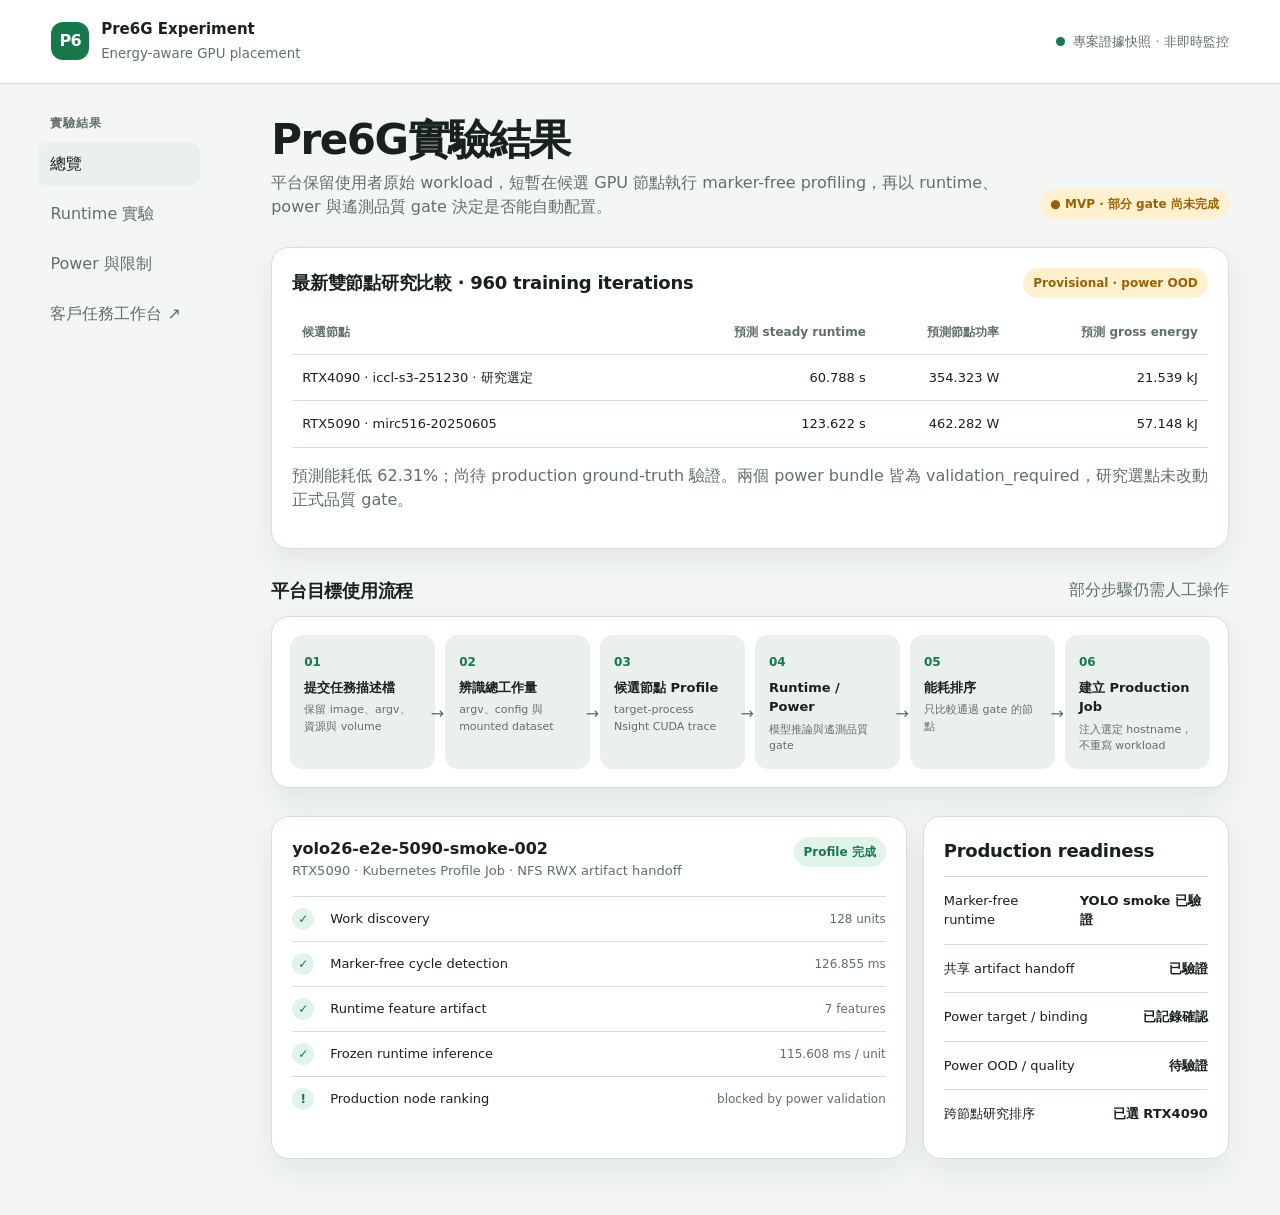
<file: dashboard/index.html>
<!doctype html>
<html lang="zh-Hant">
<head>
  <meta charset="utf-8">
  <meta name="viewport" content="width=device-width, initial-scale=1">
  <title>Pre6G 實驗控制台</title>
  <style>
    :root {
      color-scheme: light dark;
      --ink: light-dark(#17211d, #eef6f2);
      --muted: light-dark(#607068, #9fb0a8);
      --page: light-dark(#f3f6f3, #111714);
      --surface: light-dark(#ffffff, #19211d);
      --surface-2: light-dark(#eaf0ec, #222d27);
      --line: light-dark(#d7dfda, #33423a);
      --green: light-dark(#16784b, #5fd29a);
      --green-soft: light-dark(#e1f4e9, #183d2b);
      --amber: light-dark(#9a6100, #f4be55);
      --amber-soft: light-dark(#fff0cf, #493718);
      --red: light-dark(#b23b3b, #ff8d8d);
      --blue: light-dark(#315fa8, #8eb8ff);
      --shadow: 0 12px 32px light-dark(rgba(33, 51, 42, .08), rgba(0, 0, 0, .20));
      --radius: 18px;
    }
    * { box-sizing: border-box; }
    body {
      margin: 0;
      background: var(--page);
      color: var(--ink);
      font-family: Inter, "Noto Sans TC", "Microsoft JhengHei", system-ui, sans-serif;
      line-height: 1.5;
    }
    button { font: inherit; }
    .app { min-height: 100vh; }
    .topbar {
      display: flex;
      align-items: center;
      justify-content: space-between;
      gap: 24px;
      padding: 18px clamp(20px, 4vw, 56px);
      background: var(--surface);
      border-bottom: 1px solid var(--line);
    }
    .brand { display: flex; align-items: center; gap: 12px; }
    .brand-mark {
      display: grid;
      place-items: center;
      width: 38px;
      height: 38px;
      border-radius: 12px;
      color: light-dark(#fff, #10231a);
      background: var(--green);
      font-weight: 800;
      letter-spacing: -.04em;
    }
    .brand strong { display: block; font-size: 15px; }
    .brand small, .muted { color: var(--muted); }
    .snapshot {
      display: flex;
      align-items: center;
      gap: 8px;
      color: var(--muted);
      font-size: 13px;
    }
    .pulse { width: 9px; height: 9px; border-radius: 50%; background: var(--green); }
    .shell {
      display: grid;
      grid-template-columns: 220px minmax(0, 1fr);
      gap: 0;
      max-width: 1500px;
      margin: 0 auto;
    }
    aside { padding: 30px 20px 30px clamp(20px, 3vw, 40px); }
    .nav-label {
      margin: 0 12px 10px;
      color: var(--muted);
      font-size: 12px;
      font-weight: 700;
      letter-spacing: .08em;
      text-transform: uppercase;
    }
    .nav { display: grid; gap: 6px; }
    .nav button, .nav a {
      width: 100%;
      border: 0;
      border-radius: 10px;
      background: transparent;
      color: var(--muted);
      padding: 10px 12px;
      text-align: left;
      text-decoration: none;
      font: inherit;
    }
    .nav button:hover, .nav a:hover, .nav button[aria-selected="true"] {
      background: var(--surface-2);
      color: var(--ink);
    }
    main { min-width: 0; padding: 32px clamp(20px, 4vw, 56px) 56px; }
    .hero { display: flex; justify-content: space-between; gap: 24px; align-items: end; margin-bottom: 24px; }
    h1 { margin: 0 0 8px; font-size: clamp(28px, 4vw, 42px); line-height: 1.12; letter-spacing: -.035em; }
    .hero p { margin: 0; color: var(--muted); max-width: 750px; }
    .badge {
      display: inline-flex;
      align-items: center;
      gap: 7px;
      padding: 6px 10px;
      border-radius: 999px;
      font-size: 12px;
      font-weight: 700;
      white-space: nowrap;
    }
    .ok { color: var(--green); background: var(--green-soft); }
    .warn { color: var(--amber); background: var(--amber-soft); }
    .card { background: var(--surface); border: 1px solid var(--line); border-radius: var(--radius); box-shadow: var(--shadow); }
    .section { margin-top: 28px; }
    .section-head { display: flex; align-items: center; justify-content: space-between; gap: 18px; margin-bottom: 12px; }
    h2 { margin: 0; font-size: 18px; letter-spacing: -.015em; }
    .flow { display: grid; grid-template-columns: repeat(6, minmax(110px, 1fr)); gap: 10px; padding: 18px; overflow-x: auto; }
    .flow-step { position: relative; min-width: 110px; padding: 14px; border-radius: 13px; background: var(--surface-2); }
    .flow-step:not(:last-child)::after { content: "→"; position: absolute; right: -9px; top: 50%; color: var(--muted); z-index: 1; }
    .step-no { color: var(--green); font-size: 12px; font-weight: 800; }
    .flow-step strong { display: block; margin-top: 5px; font-size: 13px; }
    .flow-step small { display: block; margin-top: 5px; color: var(--muted); font-size: 11px; }
    .two-col { display: grid; grid-template-columns: minmax(0, 1.35fr) minmax(280px, .65fr); gap: 16px; }
    .panel { padding: 20px; }
    .run-header { display: flex; justify-content: space-between; gap: 16px; align-items: start; }
    .run-title { font-weight: 750; }
    .run-subtitle { color: var(--muted); font-size: 13px; }
    .stage-list { display: grid; gap: 0; margin-top: 16px; }
    .stage-row { display: grid; grid-template-columns: 28px minmax(0, 1fr) auto; align-items: center; gap: 10px; padding: 11px 0; border-top: 1px solid var(--line); }
    .stage-state { display: grid; place-items: center; width: 22px; height: 22px; border-radius: 50%; background: var(--green-soft); color: var(--green); font-size: 12px; font-weight: 800; }
    .stage-name { font-size: 13px; }
    .stage-meta { color: var(--muted); font-size: 12px; }
    .gate { padding: 14px 0; border-top: 1px solid var(--line); }
    .gate:first-of-type { margin-top: 12px; }
    .gate-line { display: flex; justify-content: space-between; gap: 12px; font-size: 13px; }
    .track { height: 7px; margin-top: 9px; overflow: hidden; border-radius: 99px; background: var(--surface-2); }
    .fill { height: 100%; border-radius: inherit; background: var(--green); }
    .fill.amber { background: var(--amber); }
    .evidence-grid { display: grid; grid-template-columns: repeat(3, minmax(0, 1fr)); gap: 14px; }
    .evidence { padding: 18px; }
    .evidence-top { display: flex; justify-content: space-between; gap: 12px; align-items: start; }
    .evidence h3 { margin: 0; font-size: 15px; }
    .big-number { margin: 20px 0 2px; font-size: 32px; font-weight: 800; letter-spacing: -.04em; }
    .unit { color: var(--muted); font-size: 12px; }
    .compare { margin-top: 15px; padding-top: 14px; border-top: 1px solid var(--line); font-size: 12px; color: var(--muted); }
    .finding { display: flex; gap: 12px; padding: 14px 0; border-top: 1px solid var(--line); }
    .finding:first-of-type { margin-top: 10px; }
    .finding-mark { flex: 0 0 10px; width: 10px; height: 10px; margin-top: 5px; border-radius: 50%; background: var(--green); }
    .finding-mark.pending { background: var(--amber); }
    .finding strong { display: block; font-size: 13px; }
    .finding p { margin: 3px 0 0; color: var(--muted); font-size: 12px; }
    [data-view] { display: none; }
    [data-view].active { display: block; }
    .table-wrap { overflow-x: auto; }
    table { width: 100%; border-collapse: collapse; font-size: 13px; }
    th, td { padding: 13px 10px; border-bottom: 1px solid var(--line); text-align: left; }
    th { color: var(--muted); font-size: 12px; }
    td.num, th.num { text-align: right; font-variant-numeric: tabular-nums; }
    @media (max-width: 1000px) {
      .shell { grid-template-columns: 1fr; }
      aside { padding: 16px 20px 0; }
      .nav-label { display: none; }
      .nav { display: flex; overflow-x: auto; }
      .nav button, .nav a { width: auto; white-space: nowrap; }
        .two-col { grid-template-columns: 1fr; }
    }
    @media (max-width: 680px) {
      .snapshot { display: none; }
      .hero { display: block; }
      .hero .badge { margin-top: 14px; }
      .evidence-grid { grid-template-columns: 1fr; }
      .flow { grid-template-columns: repeat(6, 150px); }
      main { padding-top: 24px; }
    }
  </style>
</head>
<body>
  <div class="app">
    <header class="topbar">
      <div class="brand">
        <div class="brand-mark">P6</div>
        <div><strong>Pre6G Experiment</strong><small>Energy-aware GPU placement</small></div>
      </div>
      <div class="snapshot"><span class="pulse"></span>專案證據快照 · 非即時監控</div>
    </header>

    <div class="shell">
      <aside>
        <p class="nav-label">實驗結果</p>
        <nav class="nav" aria-label="結果頁面">
          <button type="button" aria-selected="true" data-target="overview">總覽</button>
          <button type="button" aria-selected="false" data-target="runtime">Runtime 實驗</button>
          <button type="button" aria-selected="false" data-target="power">Power 與限制</button>
          <a href="workspace.html">客戶任務工作台 ↗</a>
        </nav>
      </aside>

      <main>
        <section data-view="overview" class="active">
          <div class="hero">
            <div>
              <h1>Pre6G實驗結果</h1>
              <p>平台保留使用者原始 workload，短暫在候選 GPU 節點執行 marker-free profiling，再以 runtime、power 與遙測品質 gate 決定是否能自動配置。</p>
            </div>
            <span class="badge warn">● MVP · 部分 gate 尚未完成</span>
          </div>

          <section class="section card panel">
            <div class="section-head"><h2>最新雙節點研究比較 · 960 training iterations</h2><span class="badge warn">Provisional · power OOD</span></div>
            <div class="table-wrap"><table><thead><tr><th>候選節點</th><th class="num">預測 steady runtime</th><th class="num">預測節點功率</th><th class="num">預測 gross energy</th></tr></thead><tbody>
              <tr><td>RTX4090 · iccl-s3-251230 · 研究選定</td><td class="num">60.788 s</td><td class="num">354.323 W</td><td class="num">21.539 kJ</td></tr>
              <tr><td>RTX5090 · mirc516-20250605</td><td class="num">123.622 s</td><td class="num">462.282 W</td><td class="num">57.148 kJ</td></tr>
            </tbody></table></div>
            <p class="muted">預測能耗低 62.31%；尚待 production ground-truth 驗證。兩個 power bundle 皆為 validation_required，研究選點未改動正式品質 gate。</p>
          </section>
          <section class="section">
            <div class="section-head"><h2>平台目標使用流程</h2><span class="muted">部分步驟仍需人工操作</span></div>
            <div class="card flow" aria-label="Pre6G 六階段流程">
              <div class="flow-step"><span class="step-no">01</span><strong>提交任務描述檔</strong><small>保留 image、argv、資源與 volume</small></div>
              <div class="flow-step"><span class="step-no">02</span><strong>辨識總工作量</strong><small>argv、config 與 mounted dataset</small></div>
              <div class="flow-step"><span class="step-no">03</span><strong>候選節點 Profile</strong><small>target-process Nsight CUDA trace</small></div>
              <div class="flow-step"><span class="step-no">04</span><strong>Runtime / Power</strong><small>模型推論與遙測品質 gate</small></div>
              <div class="flow-step"><span class="step-no">05</span><strong>能耗排序</strong><small>只比較通過 gate 的節點</small></div>
              <div class="flow-step"><span class="step-no">06</span><strong>建立 Production Job</strong><small>注入選定 hostname，不重寫 workload</small></div>
            </div>
          </section>

          <section class="section two-col">
            <article class="card panel">
              <div class="run-header"><div><div class="run-title">yolo26-e2e-5090-smoke-002</div><div class="run-subtitle">RTX5090 · Kubernetes Profile Job · NFS RWX artifact handoff</div></div><span class="badge ok">Profile 完成</span></div>
              <div class="stage-list">
                <div class="stage-row"><span class="stage-state">✓</span><span class="stage-name">Work discovery</span><span class="stage-meta">128 units</span></div>
                <div class="stage-row"><span class="stage-state">✓</span><span class="stage-name">Marker-free cycle detection</span><span class="stage-meta">126.855 ms</span></div>
                <div class="stage-row"><span class="stage-state">✓</span><span class="stage-name">Runtime feature artifact</span><span class="stage-meta">7 features</span></div>
                <div class="stage-row"><span class="stage-state">✓</span><span class="stage-name">Frozen runtime inference</span><span class="stage-meta">115.608 ms / unit</span></div>
                <div class="stage-row"><span class="stage-state">!</span><span class="stage-name">Production node ranking</span><span class="stage-meta">blocked by power validation</span></div>
              </div>
            </article>

            <article class="card panel">
              <h2>Production readiness</h2>
              <div class="gate"><div class="gate-line"><span>Marker-free runtime</span><strong>YOLO smoke 已驗證</strong></div></div>
              <div class="gate"><div class="gate-line"><span>共享 artifact handoff</span><strong>已驗證</strong></div></div>
              <div class="gate"><div class="gate-line"><span>Power target / binding</span><strong>已記錄確認</strong></div></div>
              <div class="gate"><div class="gate-line"><span>Power OOD / quality</span><strong>待驗證</strong></div></div>
              <div class="gate"><div class="gate-line"><span>跨節點研究排序</span><strong>已選 RTX4090</strong></div></div>
            </article>
          </section>
        </section>

        <section data-view="runtime">
          <div class="hero"><div><h1>Runtime 實驗證據</h1><p>Detector 與 predictor 是兩個不同階段：前者找 recurring execution cycle，後者估計未 profiling 時的 steady-state runtime。</p></div><span class="badge ok">Trace path 可重現</span></div>
          <div class="evidence-grid">
            <article class="card evidence"><div class="evidence-top"><h3>Clean RTX5090 detector</h3><span class="badge ok">24 / 24</span></div><div class="big-number">0.33%</div><div class="unit">prefix mean APE</div><div class="compare">Mean emission horizon 9.38 s · max APE 1.15%</div></article>
            <article class="card evidence"><div class="evidence-top"><h3>High-load RTX5090 detector</h3><span class="badge ok">24 / 24</span></div><div class="big-number">1.47%</div><div class="unit">prefix mean APE</div><div class="compare">Mean emission horizon 13.54 s · P90 APE 3.72%</div></article>
            <article class="card evidence"><div class="evidence-top"><h3>High-load runtime model</h3><span class="badge warn">reference</span></div><div class="big-number">7.42%</div><div class="unit">runtime MAPE</div><div class="compare">79.2% samples within 10% · max APE 17.50%</div></article>
          </div>
          <section class="section card panel">
            <div class="section-head"><h2>模型與測試完成度</h2><span class="muted">目前 repository evidence</span></div>
            <div class="table-wrap"><table><thead><tr><th>實驗</th><th>資料／條件</th><th class="num">結果</th><th>判讀</th></tr></thead><tbody>
              <tr><td>RTX4090 trace-only</td><td>24 clean historical workloads</td><td class="num">LOOW MAPE 4.62%</td><td><span class="badge warn">deployment smoke</span></td></tr>
              <tr><td>RTX5090 clean detector</td><td>24 workloads</td><td class="num">100% coverage</td><td><span class="badge ok">validated reference</span></td></tr>
              <tr><td>RTX5090 high-load detector</td><td>24 profiles</td><td class="num">P90 APE 3.72%</td><td><span class="badge ok">validated reference</span></td></tr>
              <tr><td>Clean → high-load transfer</td><td>strict transfer</td><td class="num">MAPE 68.70%</td><td><span class="badge warn">不可直接泛化</span></td></tr>
              <tr><td>K3s Profile Job E2E</td><td>RTX5090 C03 smoke</td><td class="num">115.608 ms</td><td><span class="badge ok">artifact handoff pass</span></td></tr>
            </tbody></table></div>
          </section>
        </section>

        <section data-view="power">
          <div class="hero"><div><h1>Power、Energy 與驗證範圍</h1><p>兩個 ONNX bundle 已完成推論與研究選點。外部電表的 node-total-power 語意及 node/GPU 綁定已記錄確認；正式測試仍有 OOD 與模型品質缺口。</p></div><span class="badge warn">validation_required</span></div>
          <section class="two-col">
            <article class="card panel">
              <h2>目前已完成</h2>
              <div class="finding"><span class="finding-mark"></span><div><strong>兩個 node-specific ONNX bundle 已納入 registry</strong><p>Outlet1 對應 RTX4090，Outlet7 對應 RTX5090，包含 scaler、manifest 與 smoke input。</p></div></div>
              <div class="finding"><span class="finding-mark"></span><div><strong>Netdata 歷史資料與 DCGM 可依 timestamp 對齊</strong><p>Profile 結束後查詢 Netdata 歷史 window。品質 gate：coverage ≥ 90%、最大差值 ≤ 750 ms、source gap ≤ 2 s。</p></div></div>
              <div class="finding"><span class="finding-mark"></span><div><strong>可輸出逐筆 predicted power series</strong><p>推論 adapter 支援缺欄位與 OOD fail-closed，不會靜默補零。</p></div></div>
            </article>
            <article class="card panel">
              <h2>阻擋自動排程的項目</h2>
              <div class="finding"><span class="finding-mark pending"></span><div><strong>驗證 power OOD 與 held-out accuracy</strong><p>RTX4090 GPU 記憶體與 RTX5090 GPU 功率有超出模型記錄範圍的樣本。</p></div></div>
              <div class="finding"><span class="finding-mark pending"></span><div><strong>完成 Production Job 與 ground-truth 比較</strong><p>目前完成研究選點；21.539 / 57.148 kJ 為模型預測結果。</p></div></div>
              <div class="finding"><span class="finding-mark pending"></span><div><strong>驗證 steady power 的代表性</strong><p>排序使用 gross node power × predicted steady runtime；不扣 idle power，也不使用 profiling-window energy 直接排序。</p></div></div>
              <div class="finding"><span class="finding-mark pending"></span><div><strong>補 RTX4090 high-load paired dataset</strong><p>現有 RTX4090 模型只涵蓋 clean historical traces。</p></div></div>
            </article>
          </section>
        </section>
      </main>
    </div>
  </div>
  <script>
    const buttons = [...document.querySelectorAll('[data-target]')];
    const views = [...document.querySelectorAll('[data-view]')];
    buttons.forEach((button) => {
      button.addEventListener('click', () => {
        buttons.forEach((item) => item.setAttribute('aria-selected', String(item === button)));
        views.forEach((view) => view.classList.toggle('active', view.dataset.view === button.dataset.target));
      });
    });
  </script>
</body>
</html>
</file>
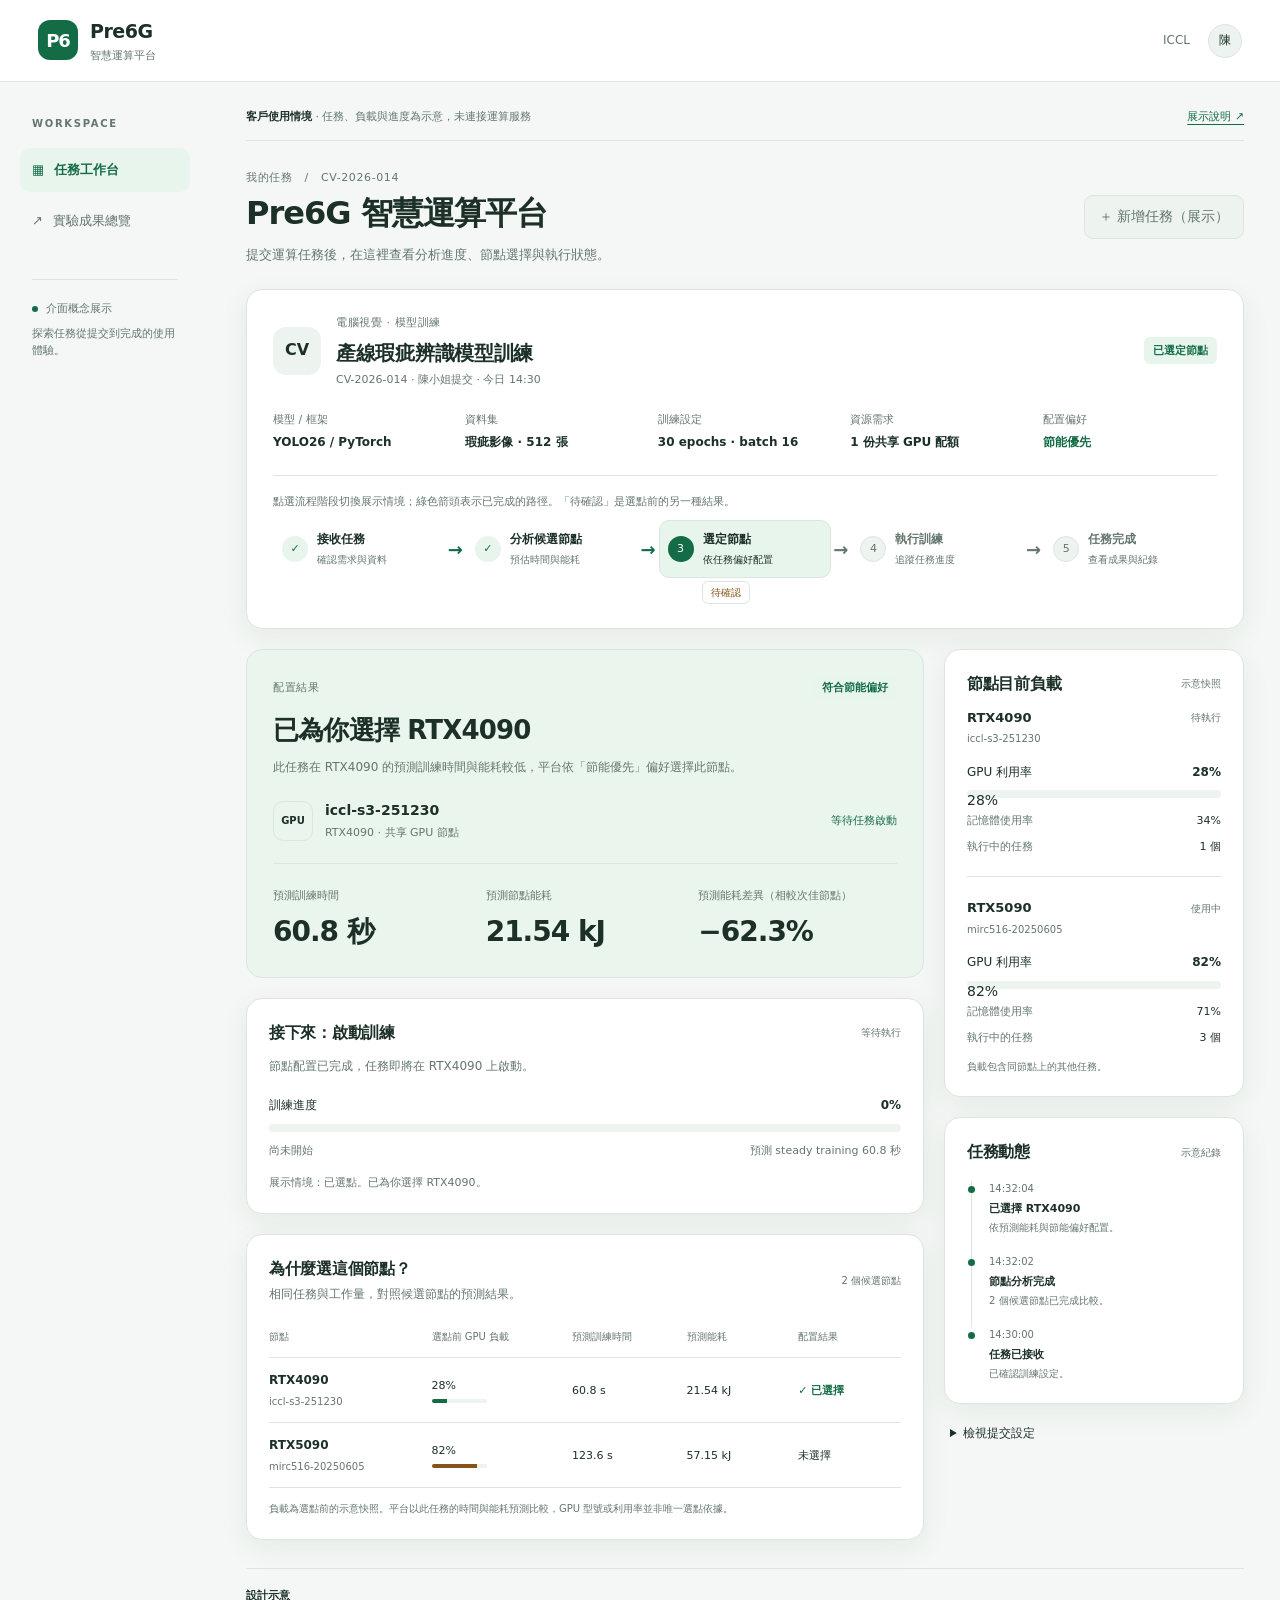
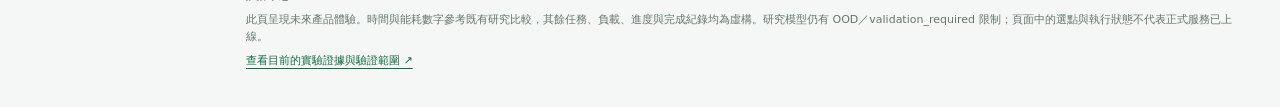
<file: dashboard/workspace.html>
<!doctype html>
<html lang="zh-Hant">
<head>
  <meta charset="utf-8">
  <meta name="viewport" content="width=device-width, initial-scale=1">
  <meta name="color-scheme" content="light dark">
  <title>任務工作台 · Pre6G</title>
  <link rel="stylesheet" href="workspace.css">
  <script src="workspace.js" defer></script>
</head>
<body>
  <header class="app-header">
    <a class="brand" href="workspace.html"><span class="brand-mark">P6</span><span><strong>Pre6G</strong><small>智慧運算平台</small></span></a>
    <div class="account"><span class="workspace-name">ICCL</span><span class="avatar" aria-label="示意使用者：陳小姐">陳</span></div>
  </header>
  <div class="app-layout">
    <aside class="sidebar">
      <p class="nav-caption">WORKSPACE</p>
      <nav aria-label="主要導覽">
        <a class="nav-link selected" href="workspace.html" aria-current="page"><span aria-hidden="true">▦</span> 任務工作台</a>
        <a class="nav-link" href="index.html"><span aria-hidden="true">↗</span> 實驗成果總覽</a>
      </nav>
      <div class="sidebar-note"><span class="status-dot"></span> 介面概念展示<p>探索任務從提交到完成的使用體驗。</p></div>
    </aside>
    <main>
      <div class="preview-bar"><span><strong>客戶使用情境</strong> · 任務、負載與進度為示意，未連接運算服務</span><a href="https://github.com/terrychen0803/Pre6G_experiment/blob/main/dashboard/README.md">展示說明 ↗</a></div>
      <div class="page-heading"><div><p class="eyebrow">我的任務 <span aria-hidden="true">/</span> CV-2026-014</p><h1>Pre6G 智慧運算平台</h1><p class="subheading">提交運算任務後，在這裡查看分析進度、節點選擇與執行狀態。</p></div><button class="button muted-button" type="button" disabled>＋ 新增任務（展示）</button></div>

      <article class="task-card">
        <div class="task-heading"><div class="task-identity"><span class="task-monogram" aria-hidden="true">CV</span><div><p class="eyebrow">電腦視覺 · 模型訓練</p><h2>產線瑕疵辨識模型訓練</h2><p class="task-id">CV-2026-014 · 陳小姐提交 · 今日 14:30</p></div></div><span class="badge green" id="task-status">已選定節點</span></div>
        <dl class="task-facts"><div><dt>模型 / 框架</dt><dd>YOLO26 / PyTorch</dd></div><div><dt>資料集</dt><dd>瑕疵影像 · 512 張</dd></div><div><dt>訓練設定</dt><dd>30 epochs · batch 16</dd></div><div><dt>資源需求</dt><dd>1 份共享 GPU 配額</dd></div><div><dt>配置偏好</dt><dd><span class="preference">節能優先</span></dd></div></dl>
        <p class="journey-hint">點選流程階段切換展示情境；綠色箭頭表示已完成的路徑。「待確認」是選點前的另一種結果。</p>
        <ol class="journey" aria-label="任務生命週期與展示情境">
          <li data-step="0"><button class="journey-stage" type="button" data-scenario="received" aria-pressed="false"><span class="step-circle">1</span><span><strong>接收任務</strong><small>確認需求與資料</small></span></button></li>
          <li data-step="1"><button class="journey-stage" type="button" data-scenario="profiling" aria-pressed="false"><span class="step-circle">2</span><span><strong>分析候選節點</strong><small>預估時間與能耗</small></span></button></li>
          <li data-step="2"><button class="journey-stage" type="button" data-scenario="selected" aria-pressed="true"><span class="step-circle">3</span><span><strong>選定節點</strong><small>依任務偏好配置</small></span></button><button class="journey-branch" type="button" data-scenario="blocked" aria-pressed="false" aria-label="待確認：預測結果未通過檢查">待確認</button></li>
          <li data-step="3"><button class="journey-stage" type="button" data-scenario="running" aria-pressed="false"><span class="step-circle">4</span><span><strong>執行訓練</strong><small>追蹤任務進度</small></span></button></li>
          <li data-step="4"><button class="journey-stage" type="button" data-scenario="completed" aria-pressed="false"><span class="step-circle">5</span><span><strong>任務完成</strong><small>查看成果與紀錄</small></span></button></li>
        </ol>
      </article>

      <div class="workspace-grid">
        <div class="primary-column">
          <section class="decision-panel" aria-labelledby="decision-heading">
            <div class="decision-header"><span class="eyebrow" id="decision-kicker">配置結果</span><span class="badge green" id="decision-badge">符合節能偏好</span></div>
            <h2 id="decision-heading">已為你選擇 RTX4090</h2>
            <p id="decision-description">此任務在 RTX4090 的預測訓練時間與能耗較低，平台依「節能優先」偏好選擇此節點。</p>
            <div class="selected-machine"><span class="machine-mark" aria-hidden="true">GPU</span><div><strong id="selected-node">iccl-s3-251230</strong><small id="selected-node-detail">RTX4090 · 共享 GPU 節點</small></div><span class="machine-state" id="machine-state">等待任務啟動</span></div>
            <div class="prediction-grid"><div><span>預測訓練時間</span><strong id="predicted-time">60.8 <small>秒</small></strong></div><div><span>預測節點能耗</span><strong id="predicted-energy">21.54 <small>kJ</small></strong></div><div><span>預測能耗差異（相較次佳節點）</span><strong id="predicted-saving">−62.3<small>% 能耗</small></strong></div></div>
          </section>

          <section class="panel execution-panel" aria-labelledby="execution-heading">
            <div class="section-heading"><h2 id="execution-heading">接下來：啟動訓練</h2><span class="subtle-tag" id="progress-tag">等待執行</span></div>
            <p class="panel-description" id="execution-description">節點配置已完成，任務即將在 RTX4090 上啟動。</p>
            <div class="progress-heading"><span id="progress-label">訓練進度</span><strong id="progress-value">0%</strong></div>
            <div class="progress-track" id="task-progress" role="progressbar" aria-label="示意訓練進度" aria-valuemin="0" aria-valuemax="100" aria-valuenow="0"><div id="progress-fill"></div></div>
            <div class="progress-footer"><span id="elapsed-label">尚未開始</span><span id="remaining-label">預測 steady training 60.8 秒</span></div>
            <div class="result-notice" id="result-notice" hidden><strong>訓練成果已就緒</strong><span>best.pt · 訓練摘要 · 執行紀錄</span><small>成果檔名為展示用，未生成可下載檔案。</small></div>
            <p class="live-announcement" id="scenario-announcement" role="status" aria-live="polite">展示情境：已選點。已為你選擇 RTX4090。</p>
          </section>

          <section class="panel" aria-labelledby="comparison-heading">
            <div class="section-heading"><div><h2 id="comparison-heading">為什麼選這個節點？</h2><p class="panel-description">相同任務與工作量，對照候選節點的預測結果。</p></div><span class="subtle-tag">2 個候選節點</span></div>
            <div class="comparison-wrap"><table class="comparison-table"><caption class="sr-only">同一訓練任務的節點比較，數值為預測，非執行實測</caption><thead><tr><th scope="col">節點</th><th scope="col">選點前 GPU 負載</th><th scope="col">預測訓練時間</th><th scope="col">預測能耗</th><th scope="col">配置結果</th></tr></thead><tbody>
              <tr id="candidate-4090"><th scope="row"><strong>RTX4090</strong><small>iccl-s3-251230</small></th><td><span>28%</span><span class="mini-meter"><i style="width:28%"></i></span></td><td data-prediction="60.8 s">60.8 s</td><td data-prediction="21.54 kJ">21.54 kJ</td><td><span class="choice-label" id="choice-4090">✓ 已選擇</span></td></tr>
              <tr><th scope="row"><strong>RTX5090</strong><small>mirc516-20250605</small></th><td><span>82%</span><span class="mini-meter warm"><i style="width:82%"></i></span></td><td data-prediction="123.6 s">123.6 s</td><td data-prediction="57.15 kJ">57.15 kJ</td><td><span id="choice-5090">未選擇</span></td></tr>
            </tbody></table></div>
            <p class="comparison-note">負載為選點前的示意快照。平台以此任務的時間與能耗預測比較，GPU 型號或利用率並非唯一選點依據。</p>
          </section>
        </div>

        <div class="secondary-column">
          <section class="panel" aria-labelledby="load-heading"><div class="section-heading"><h2 id="load-heading">節點目前負載</h2><span class="subtle-tag">示意快照</span></div>
            <div class="load-node"><div class="load-node-title"><strong>RTX4090</strong><span id="load-state-4090">待執行</span></div><small class="node-host">iccl-s3-251230</small><div class="load-metric"><span>GPU 利用率</span><strong id="gpu-load-4090">28%</strong></div><meter id="gpu-meter-4090" min="0" max="100" value="28" aria-label="RTX4090 示意 GPU 利用率">28%</meter><div class="load-metric secondary-metric"><span>記憶體使用率</span><strong id="memory-4090">34%</strong></div><div class="load-metric secondary-metric"><span>執行中的任務</span><strong id="jobs-4090">1 個</strong></div></div>
            <div class="load-node"><div class="load-node-title"><strong>RTX5090</strong><span>使用中</span></div><small class="node-host">mirc516-20250605</small><div class="load-metric"><span>GPU 利用率</span><strong>82%</strong></div><meter class="warm" min="0" max="100" value="82" aria-label="RTX5090 示意 GPU 利用率">82%</meter><div class="load-metric secondary-metric"><span>記憶體使用率</span><strong>71%</strong></div><div class="load-metric secondary-metric"><span>執行中的任務</span><strong>3 個</strong></div></div>
            <p class="comparison-note">負載包含同節點上的其他任務。</p>
          </section>
          <section class="panel activity-panel" aria-labelledby="activity-heading"><div class="section-heading"><h2 id="activity-heading">任務動態</h2><span class="subtle-tag">示意紀錄</span></div><ol id="activity-list" class="activity-list"></ol></section>
          <details class="task-details"><summary>檢視提交設定</summary><dl><div><dt>提交檔案</dt><dd>defect-training.yaml</dd></div><div><dt>工作類型</dt><dd>模型訓練</dd></div><div><dt>執行環境</dt><dd>團隊 GPU 叢集</dd></div></dl></details>
        </div>
      </div>
      <footer class="prototype-footer"><strong>設計示意</strong><p>此頁呈現未來產品體驗。時間與能耗數字參考既有研究比較，其餘任務、負載、進度與完成紀錄均為虛構。研究模型仍有 OOD／validation_required 限制；頁面中的選點與執行狀態不代表正式服務已上線。</p><a href="index.html">查看目前的實驗證據與驗證範圍 ↗</a></footer>
    </main>
  </div>
</body>
</html>
</file>
<file: dashboard/workspace.css>
:root{color-scheme:light dark;--ink:light-dark(#1c3028,#eaf4ee);--muted:light-dark(#64766d,#a0b5a8);--page:light-dark(#f4f7f5,#101813);--surface:light-dark(#fff,#19241d);--soft:light-dark(#edf3ef,#233229);--line:light-dark(#dce6df,#33473a);--green:light-dark(#146c46,#75dba8);--green-soft:light-dark(#e8f5ed,#254634);--amber:light-dark(#855418,#edbd78);--amber-soft:light-dark(#fff3df,#433620);--decision:light-dark(#eaf5ee,#1d3527);--shadow:0 8px 30px light-dark(#193e2610,#00000020)}
*{box-sizing:border-box}body{margin:0;background:var(--page);color:var(--ink);font-family:Inter,"Noto Sans TC","Microsoft JhengHei",system-ui,sans-serif;line-height:1.55;font-size:14px}button,a,summary{-webkit-tap-highlight-color:transparent}a{color:var(--green);text-underline-offset:4px}button{font:inherit;cursor:pointer}button:disabled{cursor:default}button:focus-visible,a:focus-visible,summary:focus-visible{outline:3px solid var(--green);outline-offset:4px}button,input{font:inherit}[hidden]{display:none!important}
.app-header{height:82px;display:flex;justify-content:space-between;align-items:center;padding:0 38px;border-bottom:1px solid var(--line);background:var(--surface);gap:20px}.brand{display:flex;align-items:center;gap:12px;text-decoration:none;color:var(--ink)}.brand-mark{display:grid;place-items:center;background:var(--green);color:var(--surface);width:40px;height:40px;border-radius:12px;font-weight:800;font-size:18px;letter-spacing:-1px}.brand strong{display:block;font-size:19px;letter-spacing:-.5px}.brand small{display:block;font-size:11px;color:var(--muted)}.account{display:flex;align-items:center;gap:18px;color:var(--muted);font-size:12px}.avatar{display:grid;place-items:center;background:var(--soft);color:var(--ink);border:1px solid var(--line);border-radius:50%;width:34px;height:34px}
.app-layout{max-width:1640px;margin:auto;display:grid;grid-template-columns:210px minmax(0,1fr)}.sidebar{padding:34px 20px}.nav-caption{font-size:10px;letter-spacing:1.7px;font-weight:700;color:var(--muted);padding:0 12px;margin:0 0 16px}.sidebar nav{display:grid;gap:7px}.nav-link{display:flex;align-items:center;gap:10px;padding:12px;text-decoration:none;color:var(--muted);border-radius:10px;font-size:13px}.nav-link.selected{background:var(--green-soft);color:var(--green);font-weight:700}.nav-link:hover{background:var(--soft)}.sidebar-note{border-top:1px solid var(--line);margin:36px 12px 0;padding-top:20px;font-size:11px;color:var(--muted)}.sidebar-note p{margin:8px 0}.status-dot{display:inline-block;width:6px;height:6px;margin-right:5px;background:var(--green);border-radius:50%}
main{padding:26px 36px 38px;min-width:0}.preview-bar{display:flex;flex-wrap:wrap;justify-content:space-between;gap:8px;color:var(--muted);font-size:11px;border-bottom:1px solid var(--line);padding-bottom:15px}.preview-bar strong{color:var(--ink);font-weight:600}.page-heading{display:flex;justify-content:space-between;align-items:center;gap:20px;margin:28px 0 24px}.eyebrow{font-size:11px;letter-spacing:.6px;color:var(--muted);margin:0 0 7px}.eyebrow span{margin:0 8px}h1{font-size:clamp(24px,2.5vw,34px);line-height:1.3;letter-spacing:-1px;margin:0 0 10px}h2{font-size:16px;line-height:1.5;letter-spacing:-.3px;margin:0}p{margin:0}.subheading{font-size:13px;color:var(--muted)}.button{border:1px solid var(--line);border-radius:9px;padding:10px 14px;white-space:nowrap}.muted-button{background:var(--soft);color:var(--muted)}.scenario-bar{display:flex;align-items:center;gap:18px;flex-wrap:wrap;margin-bottom:20px}.scenario-label{font-size:12px;color:var(--muted)}.scenario-buttons{display:flex;flex-wrap:wrap;gap:5px}.scenario-buttons button{border:1px solid transparent;background:transparent;color:var(--muted);padding:7px 14px;border-radius:8px;font-size:12px}.scenario-buttons button:hover{background:var(--soft)}.scenario-buttons button[aria-pressed=true]{background:var(--surface);color:var(--ink);border-color:var(--line);box-shadow:0 2px 4px #00000008}
.task-card,.panel{background:var(--surface);border:1px solid var(--line);border-radius:16px;box-shadow:var(--shadow)}.task-card{padding:24px 26px;margin-bottom:20px}.task-heading,.task-identity{display:flex;align-items:center;gap:15px}.task-heading{justify-content:space-between}.task-identity h2{font-size:20px}.task-monogram{display:grid;place-items:center;width:48px;height:48px;background:var(--soft);border-radius:13px;font-size:16px;font-weight:700;flex-shrink:0}.task-id{color:var(--muted);font-size:11px;margin-top:3px}.badge{font-size:11px;border-radius:6px;padding:5px 9px;white-space:nowrap;font-weight:600}.green{background:var(--green-soft);color:var(--green)}.amber{background:var(--amber-soft);color:var(--amber)}.neutral{background:var(--soft);color:var(--muted)}.task-facts{display:grid;grid-template-columns:repeat(5,minmax(0,1fr));gap:18px;margin:23px 0}.task-facts dt{font-size:11px;color:var(--muted);margin-bottom:5px}.task-facts dd{margin:0;font-size:12px;font-weight:600}.preference{color:var(--green)}.journey{display:grid;grid-template-columns:repeat(5,minmax(0,1fr));list-style:none;padding:22px 0 0;margin:0;border-top:1px solid var(--line);gap:12px}.journey li{display:flex;align-items:center;gap:9px;min-width:0;color:var(--muted)}.step-circle{display:grid;place-items:center;flex-shrink:0;width:26px;height:26px;background:var(--soft);border:1px solid var(--line);border-radius:50%;font-size:11px}.journey strong{display:block;font-size:12px;font-weight:600}.journey small{display:block;font-size:10px;margin-top:3px}.journey li.done .step-circle{background:var(--green-soft);border-color:transparent;color:var(--green)}.journey li.current{color:var(--ink)}.journey li.current .step-circle{background:var(--green);color:var(--surface);border-color:transparent;box-shadow:0 0 0 4px var(--green-soft)}.journey li.attention .step-circle{background:var(--amber-soft);color:var(--amber);box-shadow:none}.journey li.done strong{color:var(--ink)}
.workspace-grid{display:grid;grid-template-columns:minmax(0,1fr) 300px;gap:20px;align-items:start}.primary-column,.secondary-column{display:grid;gap:20px;min-width:0}.panel{padding:22px}.decision-panel{padding:24px 26px;background:var(--decision);border:1px solid var(--line);border-radius:16px;position:relative;overflow:hidden}.decision-header{display:flex;align-items:center;justify-content:space-between;gap:12px;margin-bottom:10px}.decision-header .eyebrow{margin:0}.decision-panel h2{font-size:26px;letter-spacing:-.8px;margin-bottom:8px}.decision-panel>p:not(.prediction-note){font-size:12px;color:var(--muted);max-width:650px}.selected-machine{display:flex;align-items:center;gap:12px;margin:23px 0;padding-bottom:22px;border-bottom:1px solid var(--line)}.machine-mark{display:grid;place-items:center;width:40px;height:40px;border:1px solid var(--line);border-radius:10px;font-size:10px;font-weight:700}.selected-machine strong{display:block;font-size:14px;overflow-wrap:anywhere}.selected-machine small{display:block;color:var(--muted);font-size:11px;margin-top:3px}.machine-state{margin-left:auto;color:var(--green);font-size:11px;text-align:right}.prediction-grid{display:grid;grid-template-columns:repeat(3,minmax(0,1fr));gap:14px}.prediction-grid>div>span{display:block;font-size:11px;color:var(--muted)}.prediction-grid strong{display:block;font-size:28px;font-weight:650;letter-spacing:-1px;font-variant-numeric:tabular-nums;margin-top:5px}.prediction-grid small{font-size:11px;font-weight:500;letter-spacing:0}.prediction-note{font-size:10px;color:var(--muted);margin-top:19px}.section-heading{display:flex;justify-content:space-between;align-items:center;gap:14px;margin-bottom:12px}.subtle-tag{font-size:10px;color:var(--muted);white-space:nowrap}.panel-description{font-size:12px;color:var(--muted);margin-top:4px}.progress-heading{display:flex;justify-content:space-between;gap:14px;font-size:12px;margin-top:20px}.progress-heading strong{font-weight:600;font-variant-numeric:tabular-nums}.progress-track{height:8px;border-radius:20px;background:var(--soft);margin:10px 0;overflow:hidden}.progress-track>div{height:100%;width:0;background:var(--green);border-radius:inherit;transition:width .35s ease}.progress-footer{display:flex;justify-content:space-between;gap:12px;color:var(--muted);font-size:11px}.progress-track.attention>div{background:var(--amber)}.result-notice{margin-top:18px;padding-top:18px;border-top:1px solid var(--line);display:grid;gap:5px}.result-notice strong{color:var(--green);font-size:13px}.result-notice span{font-size:12px}.result-notice small{font-size:10px;color:var(--muted)}.live-announcement{margin-top:15px;font-size:11px;color:var(--muted)}
.comparison-wrap{overflow-x:auto}.comparison-table{width:100%;border-collapse:collapse;text-align:left;font-size:11px}.comparison-table th,.comparison-table td{padding:13px 9px;border-bottom:1px solid var(--line);font-variant-numeric:tabular-nums;vertical-align:middle}.comparison-table thead th{color:var(--muted);font-size:10px;font-weight:500;min-width:76px}.comparison-table th:first-child{padding-left:0}.comparison-table th strong{font-size:12px}.comparison-table th small{display:block;font-size:10px;font-weight:400;color:var(--muted);margin-top:4px;overflow-wrap:anywhere}.comparison-table td:last-child{white-space:nowrap}.mini-meter{display:block;width:55px;height:4px;background:var(--soft);border-radius:5px;margin-top:5px;overflow:hidden}.mini-meter i{display:block;background:var(--green);height:100%}.mini-meter.warm i{background:var(--amber)}.choice-label{color:var(--green);font-weight:600}.comparison-note{font-size:10px;color:var(--muted);margin-top:13px}.load-node+.load-node{margin-top:21px;border-top:1px solid var(--line);padding-top:21px}.load-node-title{display:flex;justify-content:space-between;align-items:center;gap:12px}.load-node-title strong{font-size:13px}.load-node-title span{font-size:10px;color:var(--muted)}.node-host{display:block;color:var(--muted);font-size:10px;margin:3px 0 16px}.load-metric{display:flex;justify-content:space-between;gap:14px;font-size:12px}.load-metric strong{font-weight:600;font-variant-numeric:tabular-nums}.secondary-metric{margin-top:9px;color:var(--muted);font-size:11px}.secondary-metric strong{color:var(--ink);font-weight:500}meter{display:block;width:100%;height:8px;margin:9px 0 14px;border:none;background:var(--soft);border-radius:20px;appearance:none}meter::-webkit-meter-bar{background:var(--soft);border:0;border-radius:20px}meter::-webkit-meter-optimum-value{background:var(--green);border-radius:20px}meter::-moz-meter-bar{background:var(--green);border-radius:20px}meter.warm::-webkit-meter-optimum-value{background:var(--amber)}meter.warm::-moz-meter-bar{background:var(--amber)}.activity-list{list-style:none;margin:17px 0 0;padding:0}.activity-list li{position:relative;border-left:1px solid var(--line);margin-left:4px;padding:0 0 19px 17px}.activity-list li:last-child{border-left-color:transparent;padding-bottom:0}.activity-list li::before{content:"";width:7px;height:7px;position:absolute;left:-4px;top:5px;border-radius:50%;background:var(--green)}.activity-list time{display:block;font-size:10px;color:var(--muted);margin-bottom:3px}.activity-list strong{display:block;font-size:11px;font-weight:600}.activity-list p{font-size:10px;color:var(--muted);margin-top:3px}.task-details{font-size:12px;padding:0 6px;color:var(--muted)}.task-details summary{cursor:pointer;color:var(--ink)}.task-details dl{display:grid;gap:12px}.task-details dt{font-size:10px}.task-details dd{margin:3px 0 0;color:var(--ink);overflow-wrap:anywhere}.prototype-footer{border-top:1px solid var(--line);margin-top:28px;padding-top:18px;color:var(--muted);font-size:11px;display:grid;gap:7px}.prototype-footer strong{color:var(--ink);font-weight:600}.sr-only{position:absolute;width:1px;height:1px;padding:0;margin:-1px;overflow:hidden;clip:rect(0,0,0,0);white-space:nowrap;border:0}
.primary-column{grid-template-columns:minmax(0,1fr)}.panel,.decision-panel{min-width:0}
@media(min-width:1450px){main{padding-left:44px;padding-right:44px}.workspace-grid{grid-template-columns:minmax(0,1fr) 320px}}
@media(max-width:1180px){.app-layout{grid-template-columns:170px minmax(0,1fr)}.sidebar{padding-left:12px;padding-right:12px}main{padding:24px}.workspace-grid{grid-template-columns:minmax(0,1fr) 260px;gap:15px}.panel{padding:18px}.prediction-grid strong{font-size:23px}.journey small{display:none}.task-facts{grid-template-columns:repeat(3,minmax(0,1fr))}.decision-panel{padding:22px}.page-heading{align-items:start}.page-heading .button{font-size:11px}}
@media(max-width:1000px){.app-layout{grid-template-columns:1fr}.sidebar{padding:15px 24px 0}.sidebar nav{display:flex;gap:10px}.sidebar-note,.nav-caption{display:none}.workspace-grid{grid-template-columns:minmax(0,1fr) 280px}main{padding-top:20px}.page-heading .button{display:none}}
@media(max-width:800px){.workspace-grid{grid-template-columns:1fr}.secondary-column{grid-template-columns:1fr 1fr;align-items:start}.task-details{grid-column:1/-1}.preview-bar{font-size:10px}.task-facts{grid-template-columns:repeat(3,minmax(0,1fr))}.prediction-grid strong{font-size:28px}}
@media(max-width:560px){.app-header{padding:0 18px;height:70px}.workspace-name{display:none}.sidebar{padding:12px 12px 0}.nav-link{padding:10px;font-size:12px}main{padding:20px 16px}.page-heading{margin:20px 0}.page-heading h1{font-size:25px}.subheading{font-size:12px}.scenario-bar{gap:8px}.scenario-label{width:100%}.scenario-buttons{gap:1px;width:100%}.scenario-buttons button{padding:10px 11px}.task-card{padding:20px}.task-heading{align-items:start;flex-wrap:wrap;gap:12px}.task-monogram{display:none}.task-identity h2{font-size:18px}.task-facts{grid-template-columns:1fr 1fr;gap:16px}.journey{grid-template-columns:1fr;gap:14px}.journey small{display:inline;margin-left:8px}.journey strong{display:inline}.journey li{gap:12px}.secondary-column{grid-template-columns:1fr}.decision-panel{padding:20px}.decision-panel h2{font-size:24px}.prediction-grid{gap:10px;grid-template-columns:1fr 1fr}.prediction-grid>div:last-child{grid-column:1/-1}.prediction-grid>div:last-child strong{font-size:23px}.selected-machine{flex-wrap:wrap;gap:10px}.machine-state{margin-left:0;flex-basis:100%;text-align:left}.prediction-note,.comparison-note,.node-host,.subtle-tag,.activity-list p,.activity-list time,.comparison-table thead th,.comparison-table th small{font-size:11px}.section-heading{flex-wrap:wrap;gap:6px}.progress-heading,.progress-footer{flex-wrap:wrap;gap:5px}.comparison-table{min-width:500px}.task-details{grid-column:auto}.preview-bar a{display:none}.task-id{overflow-wrap:anywhere}.task-identity{min-width:0}.badge{max-width:100%;white-space:normal}}
@media(prefers-reduced-motion:reduce){.progress-track>div{transition:none}}
.journey-hint{margin:20px 0 0;padding-top:17px;border-top:1px solid var(--line);font-size:11px;color:var(--muted)}
.journey{border-top:0;padding-top:10px;column-gap:20px}
.journey li{position:relative;display:flex;flex-direction:column;align-items:stretch;gap:3px}
.journey li:not(:last-child)::after{content:"→";position:absolute;top:21px;right:-17px;color:var(--muted);font-size:18px;font-weight:700;line-height:1;pointer-events:none}
.journey li.done::after{color:var(--green)}
.journey small{display:block}
.journey-stage{display:flex;align-items:center;gap:9px;width:100%;min-height:58px;padding:8px;border:1px solid transparent;border-radius:10px;background:transparent;color:inherit;text-align:left}
.journey-stage:hover{background:var(--soft)}
.journey-stage[aria-pressed="true"]{background:var(--green-soft);border-color:var(--line)}
.journey li.attention .journey-stage[aria-pressed="false"]{background:transparent;border-color:transparent}
.journey-branch{align-self:flex-start;margin-left:43px;padding:3px 8px;border:1px solid var(--line);border-radius:6px;background:var(--surface);color:var(--amber);font-size:10px}
.journey-branch:hover,.journey-branch[aria-pressed="true"]{background:var(--amber-soft);border-color:var(--amber)}
@media(max-width:560px){.journey{row-gap:18px}.journey-stage{min-height:48px}.journey small{display:block;margin:3px 0 0}.journey strong{display:block}.journey-branch{margin-left:43px;margin-bottom:5px}.journey li:not(:last-child)::after{content:"↓";top:auto;right:auto;bottom:-16px;left:18px;font-size:15px}}
</file>
